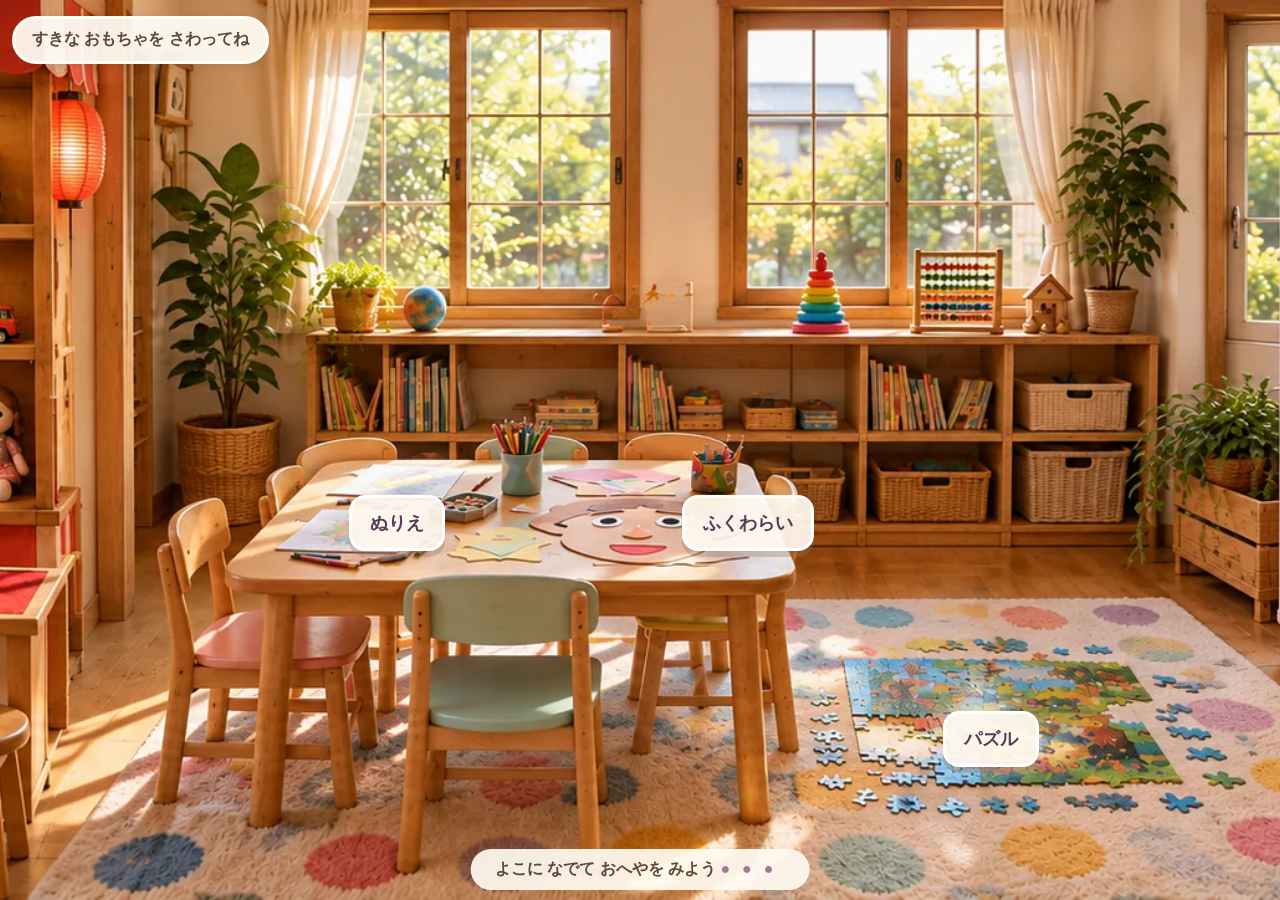
<file: index.html>
<!doctype html><html lang="ja"><head><meta charset="utf-8"><meta name="viewport" content="width=device-width,initial-scale=1,viewport-fit=cover"><title>こどものあそびべや</title><meta name="description" content="おへやを見わたして、６つのあそびをたのしもう。"><link rel="icon" href="data:image/svg+xml,%3Csvg xmlns='http://www.w3.org/2000/svg' viewBox='0 0 100 100'%3E%3Ctext y='.9em' font-size='90'%3E%3C/text%3E%3C/svg%3E"><link rel="stylesheet" href="style.css"></head><body><main id="app"></main><div id="rotate">📱<br>たてにすると あそびやすいよ</div><script src="game.js"></script></body></html>
</file>
<file: style.css>
*{box-sizing:border-box}body{margin:0;background:#fff4db;color:#583b56;font-family:'Arial Rounded MT Bold','Hiragino Maru Gothic ProN','Yu Gothic',sans-serif;font-weight:700;overflow:hidden}button{font:inherit;color:inherit;cursor:pointer;border:0;touch-action:manipulation}button:focus-visible{outline:4px solid #a34fb5}button:active{transform:scale(.95)}#app{height:100dvh;position:relative}header{position:absolute;z-index:20;top:16px;left:24px;right:24px;display:flex;align-items:center;justify-content:space-between;pointer-events:none}header>*{pointer-events:auto}.brand{background:#fff9efee;border:3px solid white;padding:10px 20px;border-radius:25px;box-shadow:0 4px 0 #b5977960;letter-spacing:2px;font-size:22px}.round{background:white;border:3px solid #ecd8bf;border-radius:50px;padding:10px 17px;min-height:48px}.room{height:100%;overflow-x:auto;overflow-y:hidden;scrollbar-width:none;touch-action:pan-x;cursor:grab}.panorama{height:100%;width:260vw;min-width:1800px;position:relative;background:#efd2a4 url('room.webp') center/100% 100% no-repeat}.hotspot{position:absolute;background:#fffaf0ec;border:3px solid white;border-radius:25px;padding:10px 18px;box-shadow:0 6px 0 #95725655;font-size:21px;animation:bob 4s ease-in-out infinite}.hotspot span{font-size:32px;vertical-align:middle;margin-right:8px}.hotspot:hover{background:#ffe591}.hint{position:absolute;bottom:20px;left:50%;transform:translateX(-50%);z-index:10;background:#fffaf0ec;border-radius:30px;padding:10px 24px;pointer-events:none;white-space:nowrap}.dots{color:#aa7295;letter-spacing:12px}.screen{height:100%;padding:80px 24px 18px;background:radial-gradient(circle at 20% 15%,#fff9ed,#f8dfec);display:flex;flex-direction:column;gap:10px}.instruction{text-align:center;font-size:18px;margin:0}.choices{display:flex;justify-content:center;align-items:center;gap:14px;flex:1;flex-wrap:wrap}.card{background:#fff;border:4px solid #efc5d9;border-radius:24px;padding:18px;min-width:135px;font-size:19px;box-shadow:0 7px 0 #dec0ce}.card .emoji{display:block;font-size:62px;margin-bottom:8px}.card.selected{border-color:#aa68b2;background:#ffe8ab}.primary{background:#a966af;color:white;border-radius:30px;padding:12px 32px;box-shadow:0 5px 0 #804e87}.toolbar{display:flex;justify-content:center;align-items:center;gap:10px;flex-wrap:wrap}.play{flex:1;min-height:0;position:relative;display:flex;gap:14px;justify-content:center;align-items:center}canvas{max-width:100%;max-height:100%;touch-action:none;border-radius:24px;background:#fff;box-shadow:0 6px 0 #d6bdcf}.parts{width:38%;display:flex;flex-wrap:wrap;gap:12px;justify-content:center}.part{background:white;border:3px solid #ebcbd9;border-radius:22px;width:65px;height:60px;font-size:32px}.swatch{width:36px;height:36px;border:3px solid white;border-radius:50%;box-shadow:0 2px 0 #baa9b2}.swatch.selected{outline:3px solid #66467a;outline-offset:2px}.mix{width:44px;height:36px;border:2px dashed #ad819f;border-radius:12px}.palette{display:flex;gap:8px;flex-wrap:wrap;justify-content:center}.overlay{position:absolute;inset:0;background:#624f6477;z-index:30;display:flex;justify-content:center;align-items:center}.dialog{background:#fff8e8;border:5px solid white;border-radius:32px;padding:26px;text-align:center;max-width:90%}.dialog h2{margin:0 0 18px}.dialog button{margin:8px}.view{background:#fff;border-radius:20px;padding:10px 20px}.arrow{font-size:30px;background:#ffe6a0;min-width:72px;height:55px;border-radius:20px}.progress{font-size:16px;background:#fff;border-radius:30px;padding:8px 20px}.mini{position:absolute;right:12px;top:8px;background:#fff;border:3px solid #dfb8d4;border-radius:15px;padding:5px;font-size:32px;z-index:2}@keyframes bob{50%{translate:0 -5px}}@media(max-height:500px){header{top:7px;left:12px;right:12px}.brand{font-size:17px;padding:7px 15px}.round{padding:6px 12px;min-height:40px}.screen{padding:58px 14px 8px;gap:5px}.card{padding:12px;min-width:105px;font-size:16px}.card .emoji{font-size:43px;margin-bottom:4px}.instruction{font-size:15px}.hotspot{font-size:17px;padding:7px 13px}.hint{bottom:10px;font-size:14px}.part{height:48px;width:55px}.swatch{height:28px;width:28px}.arrow{height:44px}.primary{padding:9px 24px}}#rotate{display:none}@media(orientation:portrait){#rotate{display:block;position:fixed;bottom:14px;left:50%;transform:translateX(-50%);z-index:50;background:#fff8edee;border-radius:24px;padding:14px;width:85%;text-align:center;pointer-events:none}}
header{z-index:40}
body{background:#f5ebda;color:#594737}
.brand,.round,.hotspot{background:#fffcf4ed;border-color:#fffdf8;box-shadow:0 3px 9px #50341e28}
.brand{letter-spacing:.07em}
.panorama{width:max(100vw,300dvh);min-width:0;background-color:#bb9870}
.hotspot{transform:translateX(-50%);border-radius:16px;font-size:18px;animation:none}
.hotspot:hover{background:#fff4cf}
.hotspot:active{transform:translateX(-50%) scale(.95)}
.screen{background:linear-gradient(#fff9efee,#f1e4d3ee),url('room.webp') center/cover}
.home-button{display:flex;align-items:center;gap:9px}
.home-symbol{width:17px;height:15px;background:#987655;clip-path:polygon(0 40%,50% 0,100% 40%,86% 40%,86% 100%,61% 100%,61% 67%,39% 67%,39% 100%,14% 100%,14% 40%)}
canvas{box-shadow:0 4px 14px #50341e26;border-radius:15px}
.play>canvas{width:auto;height:auto;max-width:100%;max-height:100%;object-fit:contain}
.choices{gap:12px;align-content:center}
.card{border:2px solid #e1cfb5;border-radius:17px;min-width:120px;padding:10px;background:#fffcf6;box-shadow:0 4px 10px #74533225;display:flex;flex-direction:column;align-items:center;gap:4px;font-size:16px}
.card.selected{border:3px solid #b47641;background:#fff0ca}
.card .photo-thumb{width:140px;height:100px;background:transparent;box-shadow:none;border-radius:8px}
.primary{background:#9b6846;box-shadow:0 4px 0 #71482e}
.primary:disabled{opacity:.55}
.progress{background:#fffcf6;border:1px solid #e7d7c0}
.face-play{align-items:stretch}
.face-play>canvas{max-width:49%;align-self:center}
.face-panel{width:48%;display:flex;flex-direction:column;justify-content:center;gap:8px;min-height:0}
.face-panel h2{font-size:18px;text-align:center;margin:0}
.feature-choices{display:grid;grid-template-columns:repeat(3,minmax(0,1fr));gap:9px}
.feature-choices .card{min-width:0;padding:7px 3px;font-size:14px;border-radius:12px}
.feature-choices .photo-thumb{width:100%;height:68px}
.finished-face{font-size:24px;text-align:center;line-height:1.8}
.crane-drop{position:absolute;transform:translateX(-50%);background:linear-gradient(#fff9df,#e7be70);border:2px solid #fff0c3;border-radius:14px;padding:6px 15px;color:#5e4426;box-shadow:0 3px 0 #7d6448;font-size:16px;min-height:38px}
.crane-drop:active{transform:translateX(-50%) scale(.95)}
.crane-drop:disabled{background:#e9e1d5;box-shadow:none}
.arrow{background:linear-gradient(#fff9e5,#e5c792);border:2px solid #fff9e9;box-shadow:0 3px 0 #b99c76}
.view{border:1px solid #e3d2bb}
.mini .photo-thumb{width:75px;height:52px;box-shadow:none;background:transparent;border-radius:7px}
.mini{border-color:#e0cdae;padding:4px;border-radius:12px}
.mix-hint{font-size:14px}
.loading{height:100%;display:flex;justify-content:center;align-items:center;gap:18px}
@media(max-height:500px){.card{min-width:108px;font-size:14px;padding:8px}.card .photo-thumb{width:112px;height:77px}.choices{gap:9px}.face-panel h2{font-size:15px}.feature-choices{gap:6px}.feature-choices .card{padding:4px 2px;font-size:12px;min-height:84px}.feature-choices .photo-thumb{height:49px}.face-panel{gap:5px}.toolbar{gap:7px}.screen{padding:58px 14px 8px}.swatch{width:32px;height:32px}.mix{width:36px;height:32px}.mix-hint{font-size:12px}.room-note{font-size:14px}.crane-drop{font-size:14px;padding:4px 10px;min-height:33px}}
@media(max-width:640px){.room-note{display:none}.face-panel{width:50%}.feature-choices .card{font-size:12px}}
.theme-grid{display:grid;grid-template-columns:repeat(6,minmax(0,1fr));grid-template-rows:repeat(3,minmax(0,1fr));gap:8px;align-content:stretch;align-items:stretch;min-height:0;flex:1}
.theme-grid .card{min-width:0;min-height:0;padding:5px;font-size:12px;gap:3px;overflow:hidden;border-radius:12px}
.theme-grid .photo-thumb{width:100%;height:calc(100% - 20px);min-height:0;object-fit:contain;flex:1}
.theme-grid .card span{white-space:nowrap;font-size:clamp(9px,1.15vw,14px)}





.pin-controls{position:absolute;inset:0;pointer-events:none}.pin-pad{position:absolute;pointer-events:auto;width:19%;height:20%;background:linear-gradient(#3c5a72,#0b1e30);color:#e0faff;border:3px solid #50d1e5;border-radius:22px;box-shadow:0 0 10px #4dc6ef66,inset 0 0 9px #536b90;touch-action:none;user-select:none;font-size:clamp(12px,2vw,20px)}
.pin-pad-0{left:3%;top:28%}.pin-pad-1{right:3%;top:28%}.pin-pad-2{left:3%;top:65%;border-color:#e678d5}.pin-pad-3{right:3%;top:65%;border-color:#e678d5}.pin-pad.pressed{background:#49677e;box-shadow:0 0 17px #ffdb65;border-color:#ffe684}.neon-launch{background:linear-gradient(#558498,#244554);border:2px solid #8de6f4;box-shadow:0 0 10px #64d9e6}
@media(max-height:500px){.theme-grid{gap:5px}.theme-grid .card{padding:3px;border-radius:8px;font-size:10px}.theme-grid .card span{font-size:10px}.theme-grid .photo-thumb{height:calc(100% - 15px)}.pin-toolbar{gap:8px}.pin-pad{border-radius:14px}}


body{overscroll-behavior:none;-webkit-text-size-adjust:100%}header{left:max(12px,env(safe-area-inset-left));right:max(12px,env(safe-area-inset-right))}.screen{padding-left:max(14px,env(safe-area-inset-left));padding-right:max(14px,env(safe-area-inset-right));padding-bottom:max(8px,env(safe-area-inset-bottom))}.hint{bottom:max(10px,env(safe-area-inset-bottom))}

.hotspot{white-space:nowrap}
.family-grid{display:grid;grid-template-columns:repeat(3,minmax(0,1fr));grid-template-rows:repeat(2,minmax(0,1fr));width:100%;max-width:760px;align-self:center;align-items:center}.family-grid .card{min-width:0}.family-grid .photo-thumb{max-width:100%}
.pin-pad{height:14%}.pin-pad-0,.pin-pad-1{top:51%}.pin-pad-2,.pin-pad-3{top:78%}

.pin-pad{width:11%;height:9%;font-size:clamp(10px,1.3vw,15px);background:#10283bd9;border-width:2px;border-radius:10px}.pin-pad-0{left:1%;top:90%}.pin-pad-2{left:15%;top:90%}.pin-pad-1{right:15%;top:90%}.pin-pad-3{right:1%;top:90%}

.screen:not(.game-puzzle) .instruction{visibility:hidden;height:0;margin:0}.screen:not(.game-puzzle) .card>span,.game-face h2,#face-next{display:none}.game-face #toolbar{display:none}.game-pinball #toolbar .progress,.game-shoot #toolbar .progress{display:none}
.claw-deck{gap:20px}.round-control{border-radius:50%;width:60px;height:60px;background:linear-gradient(#fff3c7,#e3b65e);border:3px solid #ffedb3;font-size:32px;box-shadow:0 4px 0 #96713b}.view-turn{background:none;border:0;font-size:48px;padding:0 18px;color:#775999;margin:0 25px}.color-studio{padding-right:220px;padding-left:85px}.color-studio #toolbar{position:absolute;right:15px;top:82px;bottom:18px;width:200px;display:flex;flex-direction:column;justify-content:center;background:#f7e8d7;border:5px solid #fff;border-radius:30px;padding:15px;gap:22px}.color-studio .palette{display:grid;grid-template-columns:repeat(3,1fr);gap:10px}.color-studio .swatch,.color-studio .mix{width:44px;height:44px;border-radius:50%}.color-studio .mix{border:4px solid #c1a089}.color-studio .mix.selected{outline:4px solid #71568b}.water-bowl{position:absolute;left:8px;top:40%;width:75px;height:85px;background:none;border-radius:20px}.water-bowl.selected{outline:4px solid #5da8d1}.water-bowl svg{width:100%;height:100%}
.pin-toolbar{justify-content:center;gap:20px}.pin-controls{position:static;display:flex;gap:15px;pointer-events:auto}.pin-pad{position:static;width:52px;height:52px;border-radius:50%;background:radial-gradient(circle at 35% 25%,#fff9,var(--bar-color) 45%,#152137);border:3px solid var(--bar-color);box-shadow:0 4px 0 #192b45,0 0 9px var(--bar-color)}.pin-pad.pressed{background:var(--bar-color);border-color:#fff;box-shadow:0 0 18px var(--bar-color)}.neon-launch{width:56px;height:56px;border-radius:50%;padding:0;background:radial-gradient(circle at 35% 25%,#fff4b3,#e2b83a 55%,#8c5e16);border:3px solid #ffe991;color:#fef2a7;font-size:25px;margin-left:20px}
@media(max-height:500px){.round-control{width:48px;height:48px;font-size:27px}.pin-pad{width:44px;height:44px}.neon-launch{width:46px;height:46px}.pin-controls{gap:10px}.color-studio{padding-right:180px;padding-left:70px}.color-studio #toolbar{width:170px;top:57px;gap:12px;padding:8px}.color-studio .swatch,.color-studio .mix{width:38px;height:38px}.water-bowl{width:60px;height:70px}.view-turn{font-size:38px}}
.claw-deck{width:min(900px,100%);align-self:center}.claw-deck .view-turn{margin:0}.claw-deck #view{margin-right:auto}.claw-deck #view-right{margin-left:auto}.game-shoot #toolbar .primary{width:58px;height:58px;border-radius:50%;font-size:32px;padding:0}
.room-note{display:none}.hotspot{color:transparent;background:transparent;border-color:transparent;box-shadow:none;min-width:120px;min-height:76px;animation:none}.hotspot:hover{background:#fff3}.hint{font-size:0}.hint::before{content:'↔';font-size:30px}.hint .dots{display:none}

.room-note{display:block}.hotspot{color:#583b56;background:#fffaf0ec;border:3px solid white;box-shadow:0 6px 0 #95725655;min-width:0;min-height:56px;animation:bob 4s ease-in-out infinite}.hotspot:hover{background:#ffe591}.hint{font-size:16px}.hint::before{content:none}.hint .dots{display:inline}
.screen:not(.game-puzzle) .instruction{visibility:visible;height:auto;margin:0}.game-face h2,#face-next{display:block}.game-face #toolbar{display:flex}.game-pinball #toolbar .progress{display:none}.round-control{width:78px;height:78px;font-size:40px;background:radial-gradient(circle at 35% 25%,#ffffec,#ffe571 40%,#d6a939 75%,#85621e);box-shadow:0 5px 0 #8d6925,0 0 17px #ffc940,inset 0 0 14px #fff8b5;border:4px solid #fff0a0}.round-control:active{box-shadow:0 1px 0 #8d6925,0 0 25px #ffe96a}.pin-pad{width:72px;height:72px}.neon-launch{width:76px;height:76px}.pin-controls{gap:18px}.game-shoot #toolbar .primary{display:none}
.color-studio{padding-right:35vw;padding-left:115px}.color-studio #toolbar{right:12px;top:90px;bottom:14px;width:calc(34vw - 15px);padding:18px;gap:18px}.color-studio #bases{grid-template-columns:repeat(4,1fr);grid-template-rows:repeat(3,1fr);flex:3}.color-studio #mixes{grid-template-columns:repeat(3,1fr);grid-template-rows:repeat(2,1fr);flex:2}.color-studio .palette{width:100%;gap:12px;align-items:center;justify-items:center}.color-studio .swatch,.color-studio .mix{width:min(100%,84px);height:auto;aspect-ratio:1;max-height:calc((100dvh - 165px)/5);min-height:44px}.water-bowl{width:108px;height:145px;left:3px;top:35%}
@media(max-height:500px){.pin-pad{width:60px;height:60px}.neon-launch{width:64px;height:64px}.pin-controls{gap:14px}.round-control{width:64px;height:64px;font-size:34px}.claw-deck{gap:15px}.color-studio{padding-left:88px}.color-studio #toolbar{top:60px;bottom:8px;padding:10px;gap:10px}.color-studio .palette{gap:7px}.color-studio .swatch,.color-studio .mix{max-height:calc((100dvh - 106px)/5);min-height:40px}.water-bowl{width:82px;height:112px}}

.color-studio #play{overflow:hidden;isolation:isolate}.zoom-color{will-change:transform;user-select:none;-webkit-user-select:none}.water-bowl{z-index:2}.color-studio .mix{font-size:clamp(26px,3vw,44px);color:#9b7e65;font-weight:400;display:grid;place-items:center;padding:0}

.game-color{touch-action:none}.color-art{width:100%;height:100%;min-height:0;display:flex;flex-direction:column;align-items:center;gap:8px}.color-art-area{flex:1;min-height:0;width:100%;display:flex;align-items:center;justify-content:center}.color-zoom-window{height:100%;aspect-ratio:3/4;max-width:100%;overflow:hidden;border:4px solid #fff;border-radius:15px;background:white;touch-action:none;position:relative;isolation:isolate}.color-zoom-window canvas{display:block;width:100%;height:100%;max-width:none;max-height:none;border-radius:0;box-shadow:none}.zoom-indicator{height:30px;flex:none;display:flex;align-items:center;gap:10px;width:min(330px,85%);padding:3px 14px;background:#fff8ea;border-radius:22px;color:#715486}.zoom-indicator meter{flex:1;height:18px;accent-color:#bb7ba9}.zoom-indicator output{min-width:47px;font-size:15px}.zoom-indicator>span{font-size:25px}

#rotate{display:none!important}
@media(orientation:portrait){
header{top:max(5px,env(safe-area-inset-top));left:8px;right:8px}.brand{font-size:15px;padding:6px 12px}.home-button{min-height:42px;width:44px;padding:6px}.screen{padding:55px 6px max(6px,env(safe-area-inset-bottom));gap:5px}.instruction{font-size:12px;line-height:1.3}.play{gap:5px;min-width:0}.play>canvas{width:100%;height:100%;object-fit:contain;max-width:100%;max-height:100%}.toolbar{gap:6px;flex:none}.game-claw #toolbar{margin-top:-20px;z-index:2}.round-control{width:70px;height:70px;font-size:35px}.claw-deck{gap:7px}.view-turn{font-size:38px;padding:0 7px}.pin-pad{width:58px;height:58px}.pin-controls{gap:8px}.pin-toolbar{gap:8px}.neon-launch{width:62px;height:62px;margin-left:8px}.game-pinball #toolbar{margin-top:-10px;z-index:2}
.face-play{flex-direction:column;align-items:center;gap:5px}.face-play>canvas{max-width:100%;width:100%;height:auto;max-height:calc(100% - 155px);object-fit:contain;flex:1;min-height:0}.face-panel{width:100%;height:140px;flex:none;gap:2px}.face-panel h2{font-size:12px}.feature-choices{display:grid;grid-template-columns:repeat(3,1fr);grid-template-rows:repeat(2,1fr);gap:5px;height:112px}.feature-choices .card{padding:2px;min-width:0;min-height:0;border-radius:12px}.feature-choices .photo-thumb{height:42px;width:100%;object-fit:contain}.game-face #toolbar{font-size:12px;min-height:24px}.game-face .progress{font-size:12px;padding:3px 8px}
.color-studio{padding:55px 7px max(5px,env(safe-area-inset-bottom))}.color-studio #play{flex:1;min-height:0}.color-art{gap:3px}.zoom-indicator{height:25px}.color-studio #toolbar{position:static;right:auto;top:auto;bottom:auto;width:100%;height:154px;flex:none;padding:7px 60px 7px 7px;gap:8px;flex-direction:row;border-radius:18px;border-width:3px}.color-studio #bases{grid-template-columns:repeat(6,1fr);grid-template-rows:repeat(2,1fr);flex:2}.color-studio #mixes{grid-template-columns:repeat(3,1fr);grid-template-rows:repeat(2,1fr);flex:1}.color-studio .palette{gap:5px}.color-studio .swatch,.color-studio .mix{width:100%;min-height:28px;max-height:54px;max-width:54px}.color-studio .mix{font-size:25px;border-width:3px}.water-bowl{position:fixed;top:auto;bottom:max(36px,env(safe-area-inset-bottom));left:auto;right:8px;width:52px;height:90px;z-index:3}.theme-grid{grid-template-columns:repeat(3,minmax(0,1fr));grid-template-rows:repeat(6,minmax(0,1fr));gap:5px}.theme-grid .photo-thumb{height:100%;width:100%}.theme-grid .card{padding:3px;min-width:0;font-size:10px}.family-grid .card{min-width:0;padding:6px}.family-grid .photo-thumb{height:100px;width:100%}.hint{font-size:12px;padding:8px 15px}.room-note{font-size:12px}.panorama{width:650vw;min-width:0}
}
@media(orientation:portrait){.color-studio #bases{grid-template-columns:repeat(4,1fr);grid-template-rows:repeat(3,1fr)}.color-studio #mixes{grid-template-columns:repeat(2,1fr);grid-template-rows:repeat(3,1fr)}.color-studio .swatch,.color-studio .mix{min-height:36px;max-height:44px}}

@media(orientation:portrait){.portrait-reference{position:static;padding:2px;border-radius:10px;line-height:0;flex:none}.portrait-reference .photo-thumb{width:42px;height:42px}.game-puzzle #toolbar{min-height:46px;justify-content:center;gap:18px}.game-puzzle .progress{font-size:13px;padding:5px 12px}}

.game-puzzle{touch-action:none}.puzzle-zoom-indicator{width:160px;max-width:38%;gap:5px;padding:3px 7px}.puzzle-zoom-indicator output{min-width:39px;font-size:12px}.game-puzzle #toolbar{gap:10px}.game-puzzle .portrait-reference{position:static;flex:none}

.claw-deck button{touch-action:none;user-select:none;-webkit-user-select:none;-webkit-touch-callout:none}
</file>
